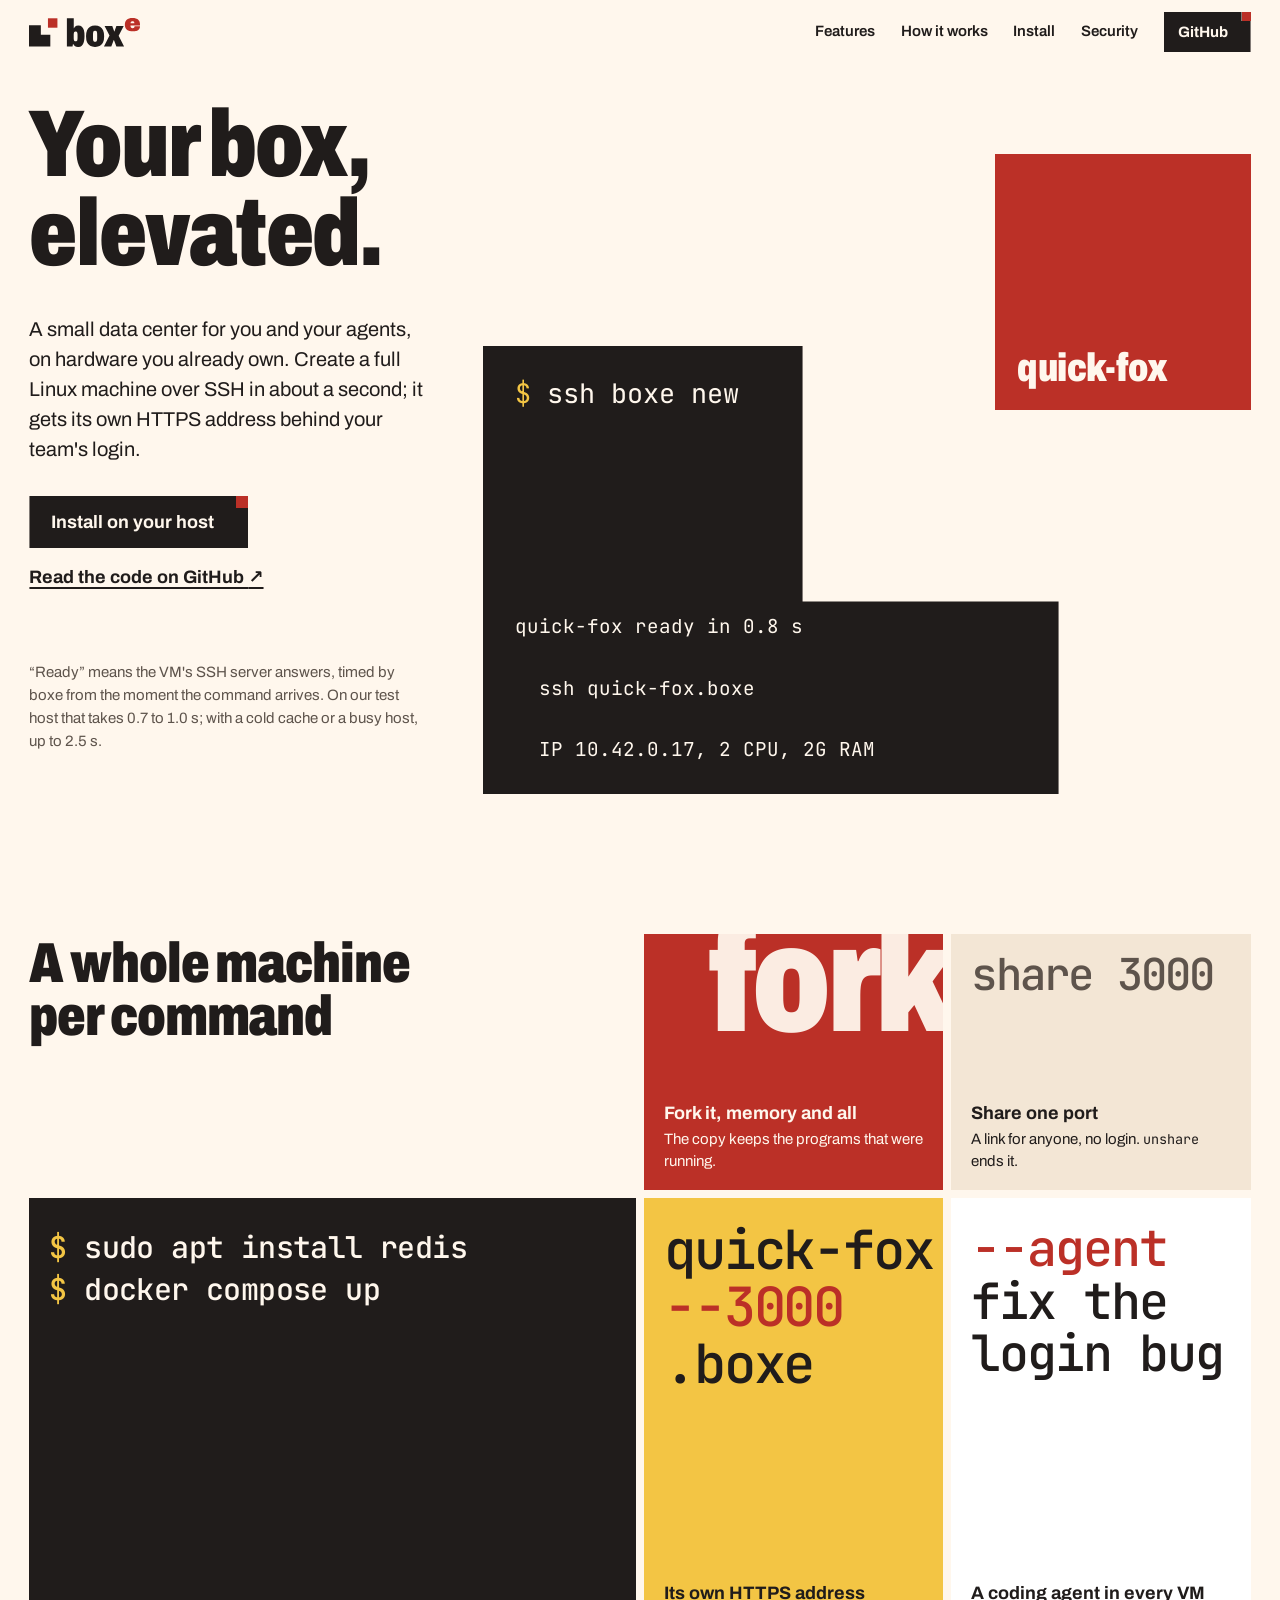
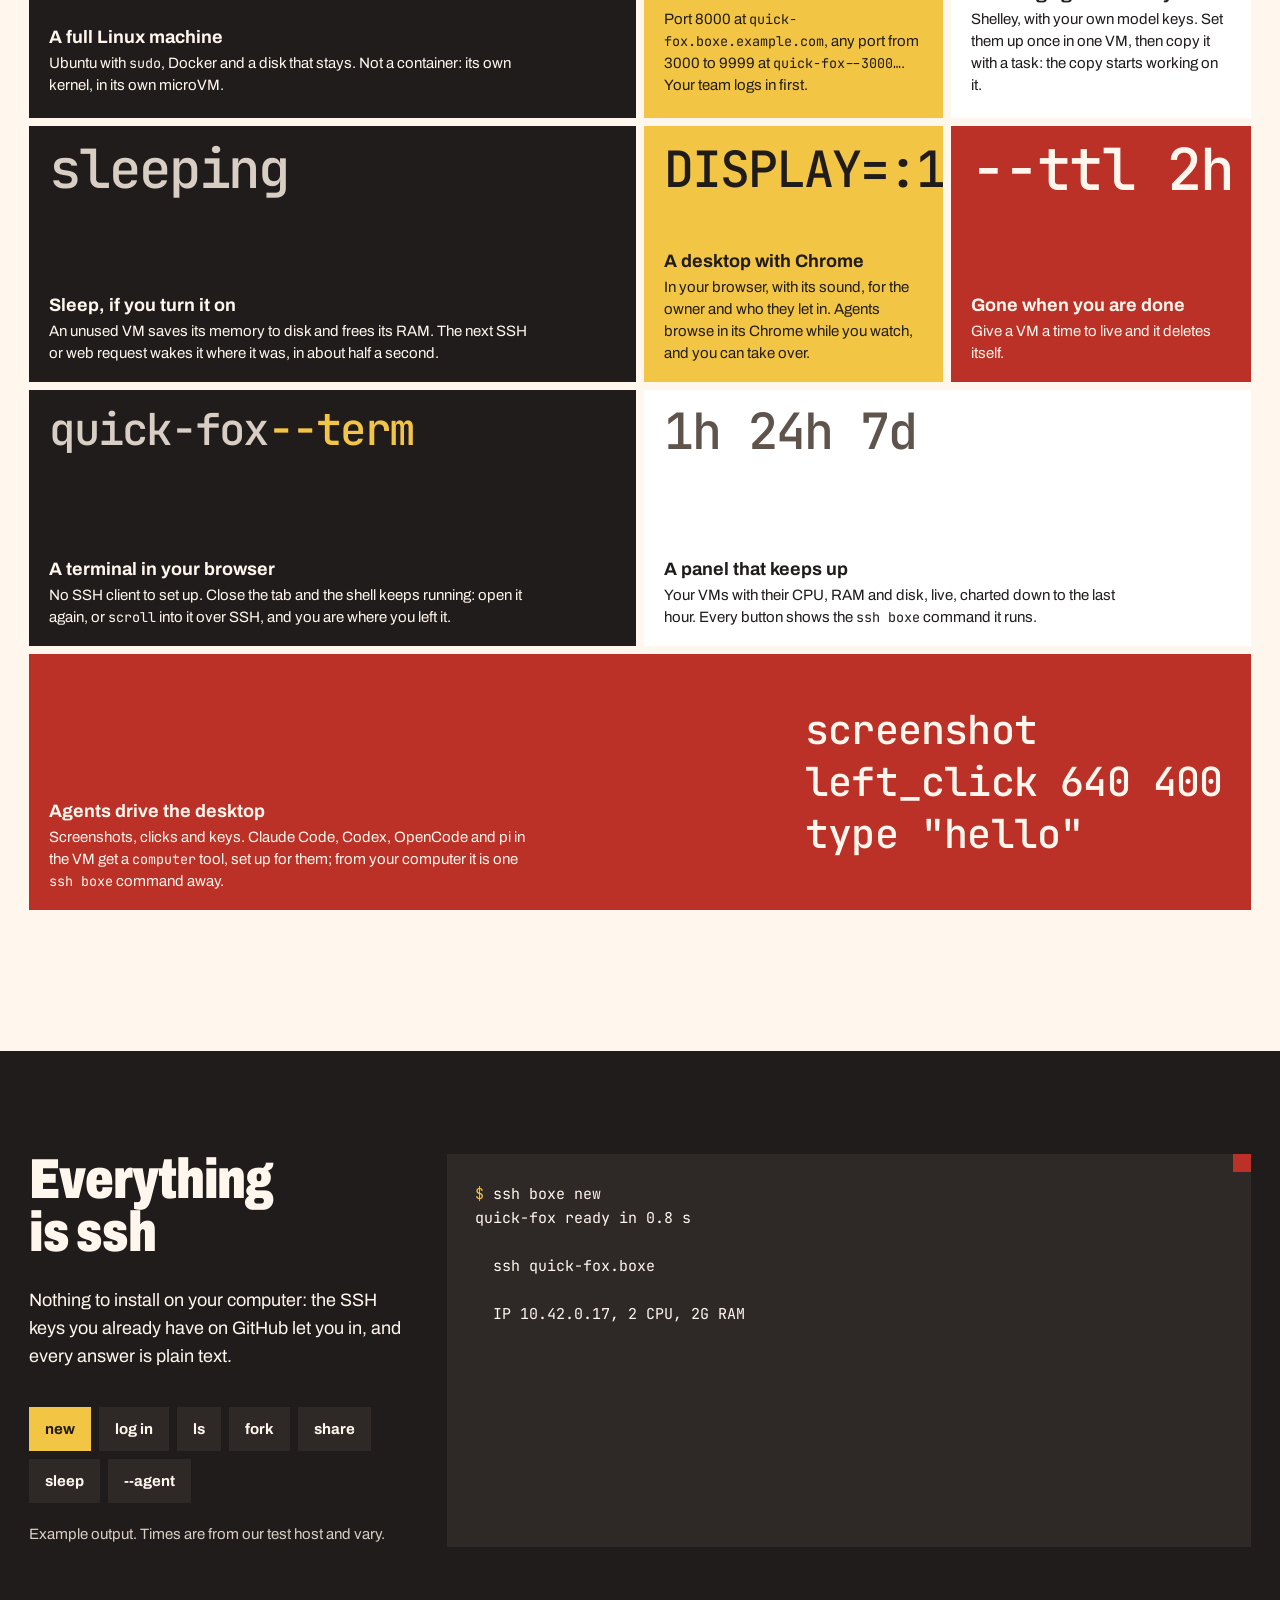
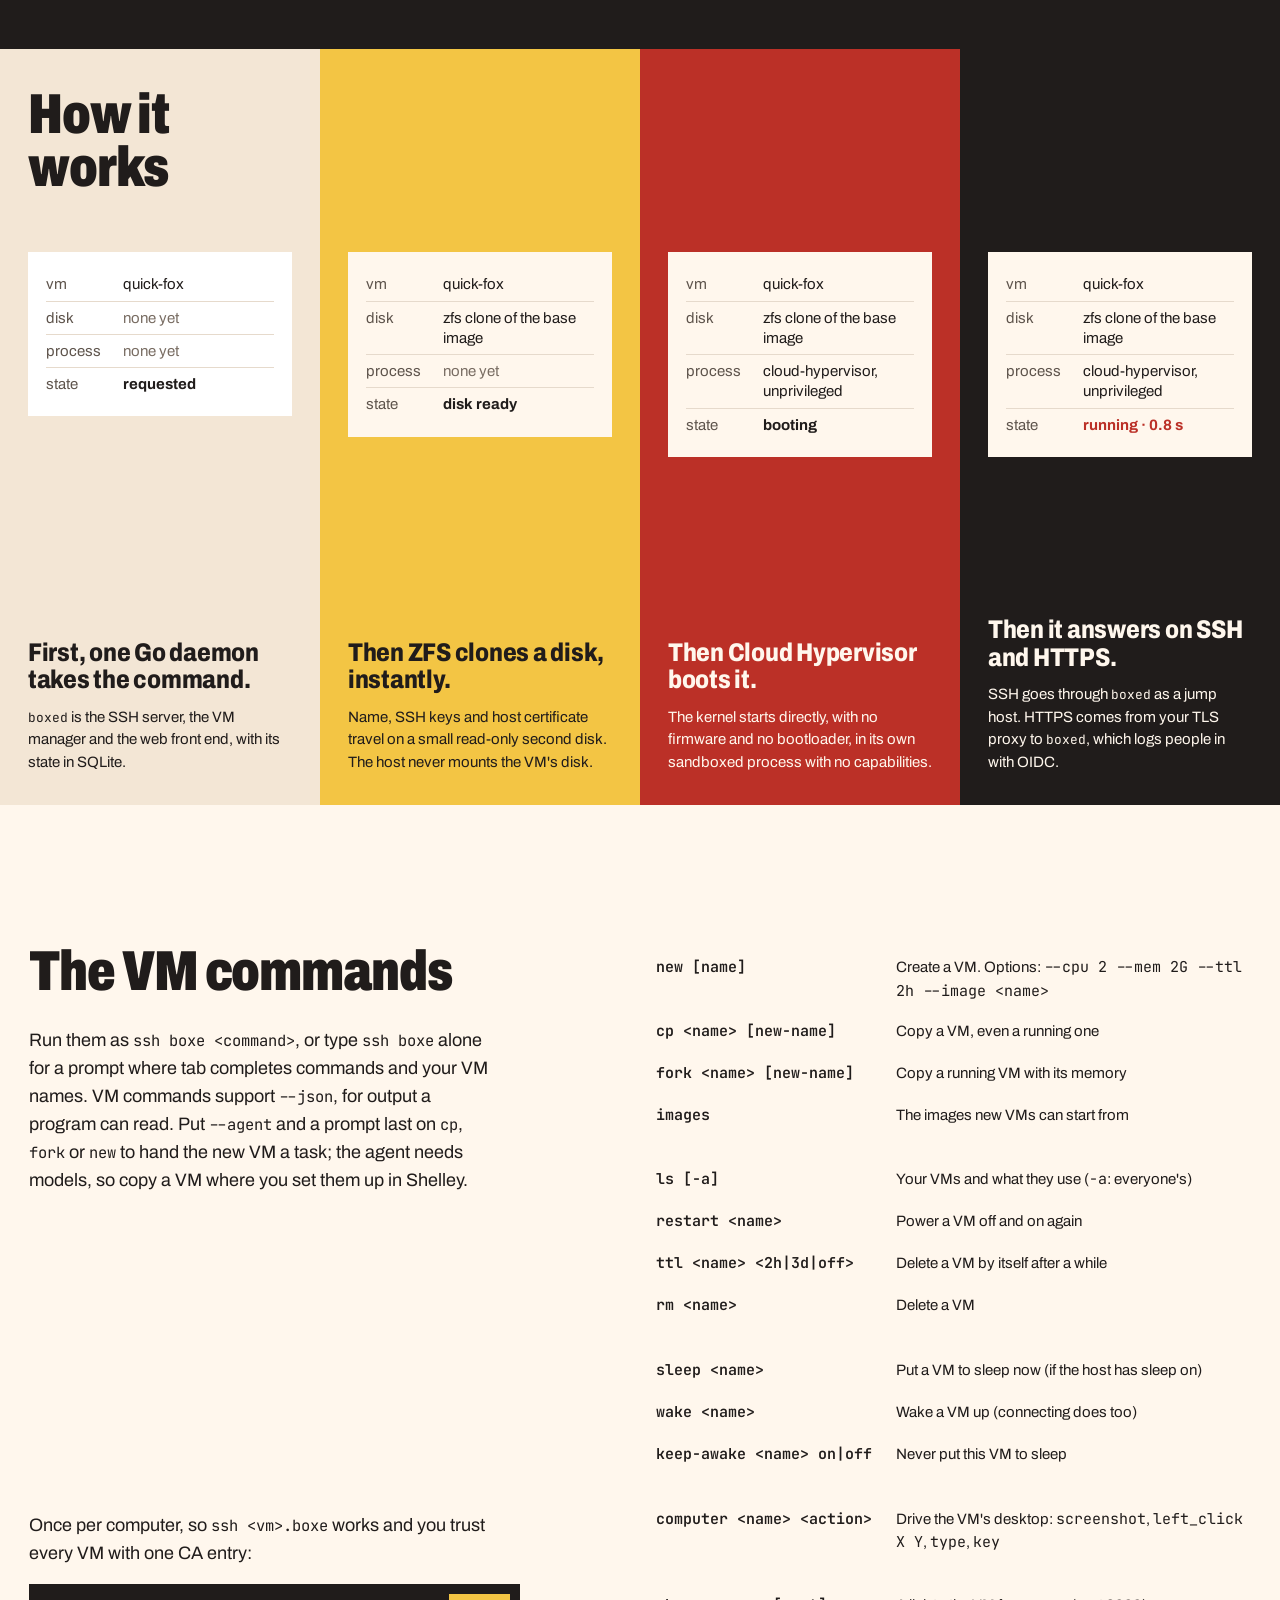
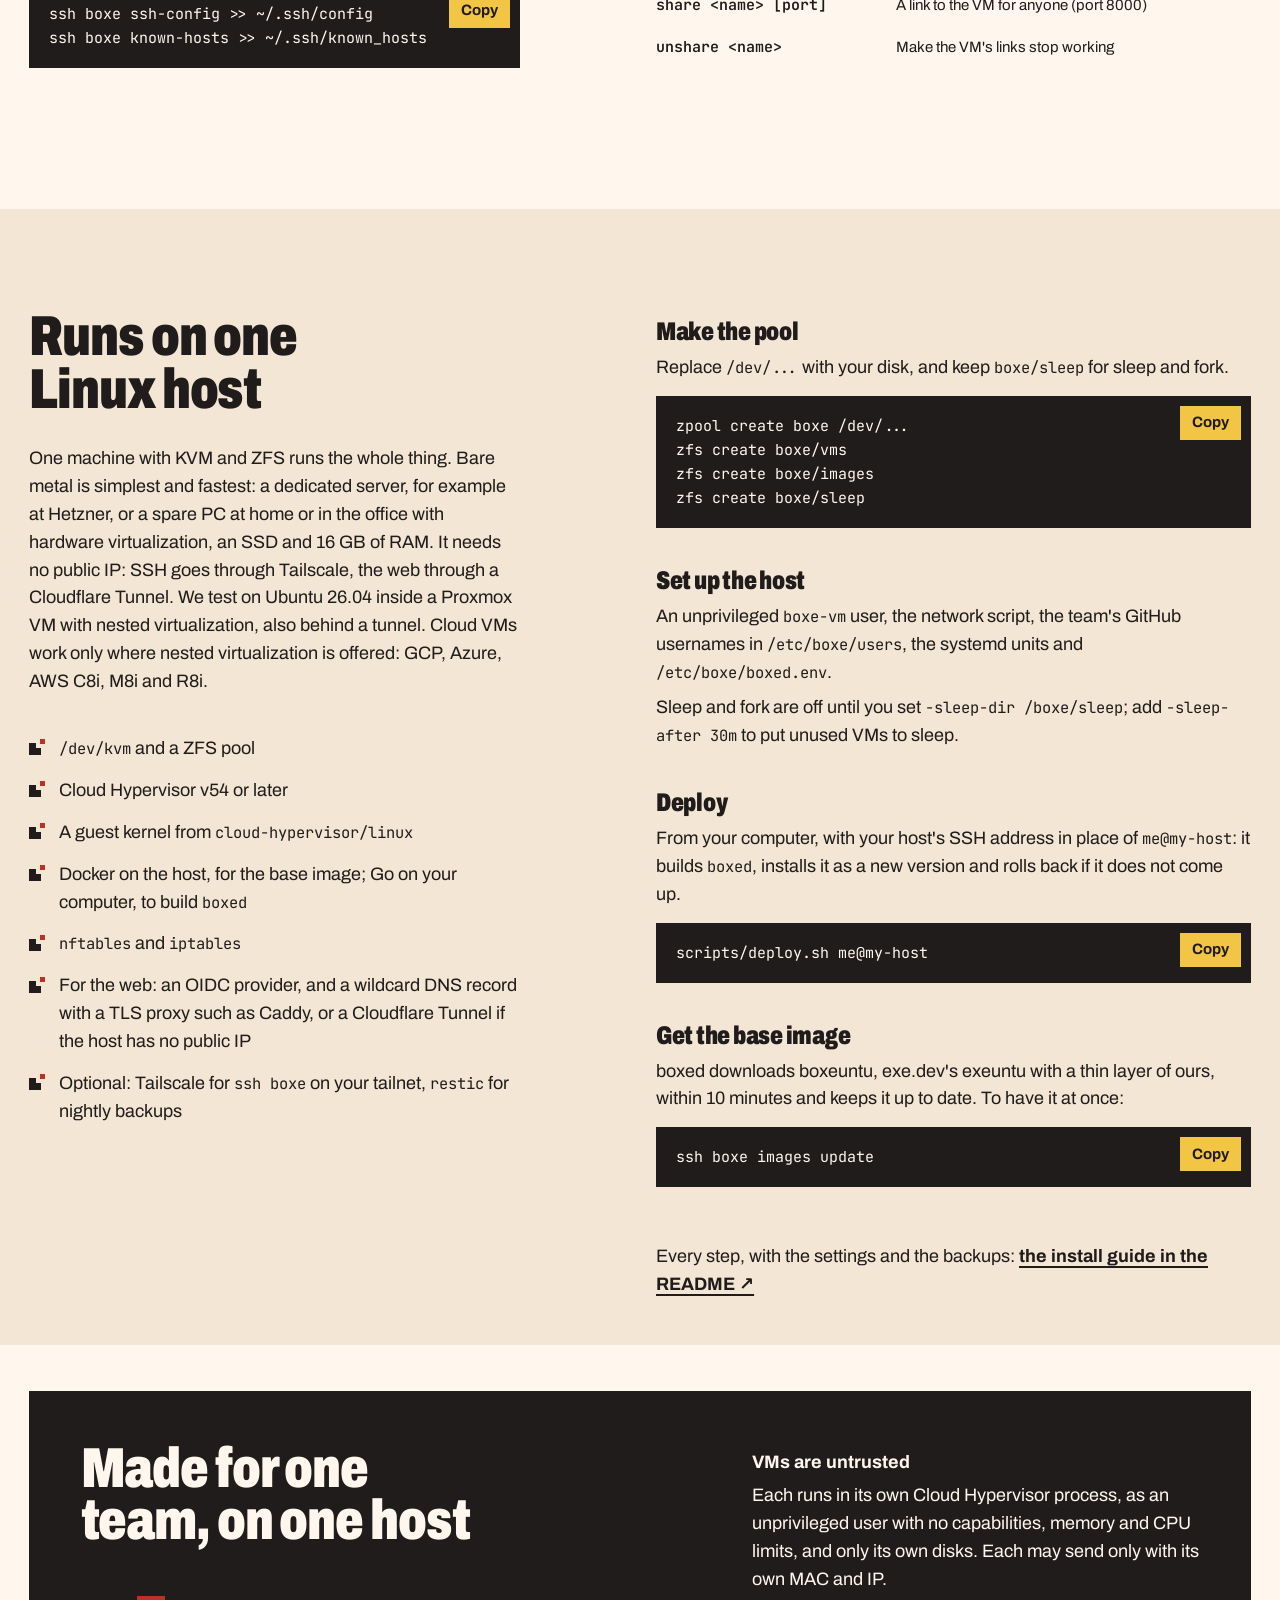
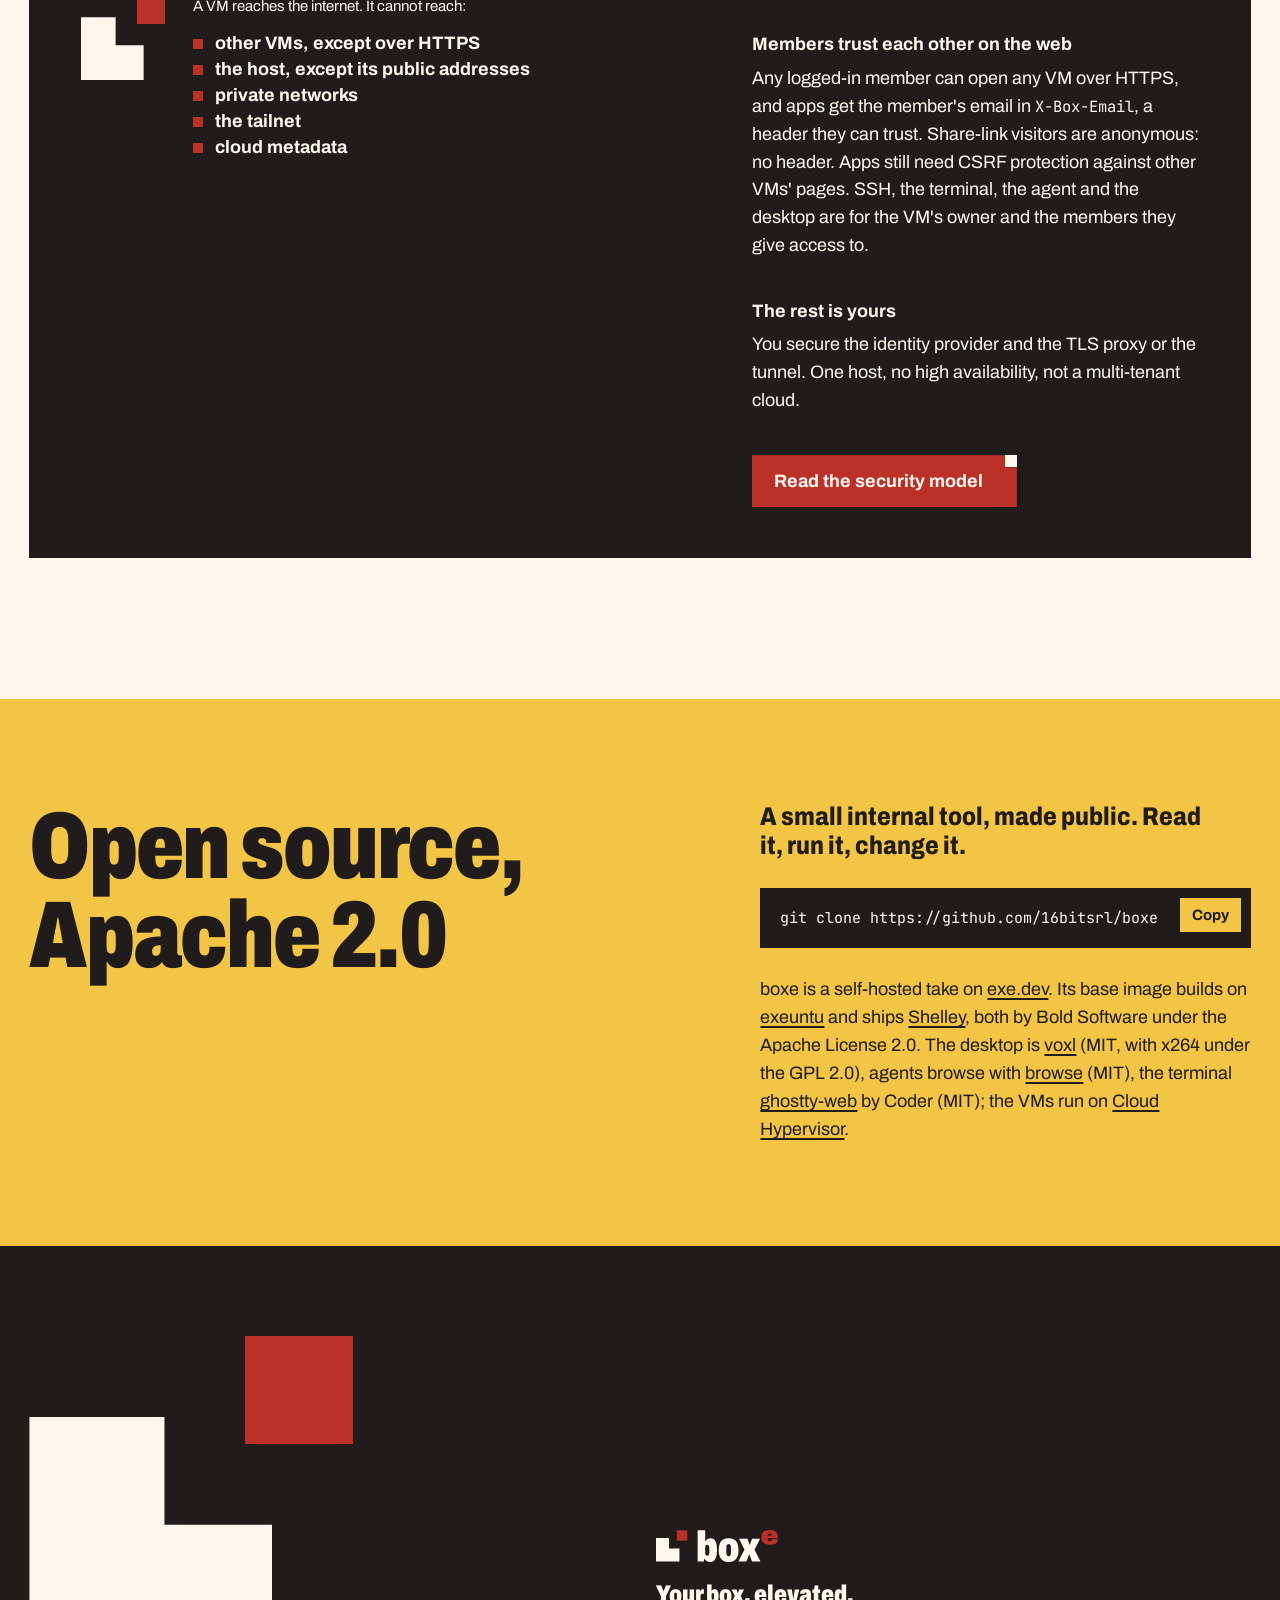
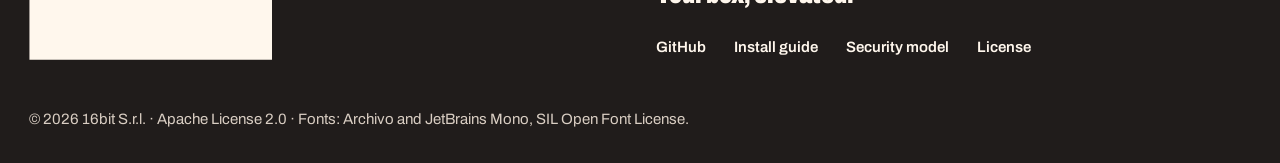
<file: site/index.html>
<!doctype html>
<html lang="en">
<head>
<meta charset="utf-8">
<meta name="viewport" content="width=device-width, initial-scale=1">
<title>boxe · Linux microVMs in a second, on your own host</title>
<meta name="description" content="boxe is open source: tiny Linux microVMs that start in about a second on a host you own, created over SSH, each with its own HTTPS address behind your team's login.">
<meta name="theme-color" content="#FFF7ED">
<link rel="canonical" href="https://boxe.dev/">
<link rel="icon" href="assets/favicon.svg" type="image/svg+xml">
<link rel="icon" href="assets/favicon-32.png" sizes="32x32" type="image/png">
<link rel="apple-touch-icon" href="assets/apple-touch-icon.png">
<meta property="og:type" content="website">
<meta property="og:site_name" content="boxe">
<meta property="og:url" content="https://boxe.dev/">
<meta property="og:title" content="boxe · Your box, elevated.">
<meta property="og:description" content="A small data center for you and your agents, on hardware you already own. A full Linux machine in about a second, over SSH.">
<meta property="og:image" content="https://boxe.dev/assets/og.png">
<meta property="og:image:width" content="1200">
<meta property="og:image:height" content="630">
<meta property="og:image:alt" content="The boxe logo and the line: Your box, elevated.">
<meta name="twitter:card" content="summary_large_image">
<meta name="twitter:image" content="https://boxe.dev/assets/og.png">
<link rel="preload" href="fonts/archivo.woff2" as="font" type="font/woff2" crossorigin>
<link rel="stylesheet" href="style.css">
<script>document.documentElement.classList.add('js')</script>
<script defer src="https://stats.16bit.cloud/s.js" data-website-id="fd7c2f4d-8b21-426e-b644-4b60be57bcae" data-domains="boxe.dev"></script>
</head>
<body>
<a class="skip" href="#main">Skip to content</a>

<header class="bar">
  <a class="bar-logo" href="#top" aria-label="boxe, back to the top"><img src="assets/logo.svg" alt="boxe" width="110" height="29"></a>
  <nav aria-label="Main">
    <a href="#features">Features</a>
    <a href="#how">How it works</a>
    <a href="#install">Install</a>
    <a href="#security">Security</a>
    <a class="btn btn-small" href="https://github.com/16bitsrl/boxe">GitHub</a>
  </nav>
</header>

<main id="main">

<section class="hero" id="top" aria-labelledby="hero-title">
  <div class="hero-text">
    <h1 id="hero-title"><span>Your box,</span> <span>elevated.</span></h1>
    <p class="hero-lede">A small data center for you and your agents, on hardware you already own. Create a full Linux machine over SSH in about a second; it gets its own HTTPS address behind your team's login.</p>
    <div class="hero-actions">
      <a class="btn" href="#install">Install on your host</a>
      <a class="link" href="https://github.com/16bitsrl/boxe">Read the code on GitHub <span aria-hidden="true">↗</span></a>
    </div>
    <p class="hero-note">“Ready” means the VM's SSH server answers, timed by boxe from the moment the command arrives. On our test host that takes 0.7 to 1.0&nbsp;s; with a cold cache or a busy host, up to 2.5&nbsp;s.</p>
  </div>

  <figure class="motif" aria-label="A terminal: ssh boxe new answers quick-fox ready in 0.8 seconds">
    <div class="motif-host" data-ui>
<pre class="motif-term"><code><span class="t-line t1"><span class="p">$</span> ssh boxe new</span><span class="t-line t2">quick-fox ready in 0.8 s</span><span class="t-line t2">&nbsp;</span><span class="t-line t2">  ssh quick-fox.boxe</span><span class="t-line t2">&nbsp;</span><span class="t-line t2">  IP 10.42.0.17, 2 CPU, 2G RAM</span></code></pre>
    </div>
    <div class="motif-vm" aria-hidden="true"><span>quick-fox</span></div>
  </figure>
</section>

<section class="features" id="features" aria-labelledby="features-title">
  <div class="board">
    <div class="tile t-head"><h2 id="features-title">A whole machine per command</h2></div>

    <article class="tile t-fork c-red">
      <code class="frag" data-ui aria-hidden="true">fork</code>
      <div class="cap"><h3>Fork it, memory and all</h3><p>The copy keeps the programs that were running.</p></div>
    </article>

    <article class="tile t-share c-step">
      <code class="frag" data-ui aria-hidden="true">share 3000</code>
      <div class="cap"><h3>Share one port</h3><p>A link for anyone, no login. <code>unshare</code> ends it.</p></div>
    </article>

    <article class="tile t-linux c-ink">
      <code class="frag frag-lines" data-ui aria-hidden="true"><span><b>$</b> sudo apt install redis</span><span><b>$</b> docker compose up</span></code>
      <div class="cap"><h3>A full Linux machine</h3><p>Ubuntu with <code>sudo</code>, Docker and a disk that stays. Not a container: its own kernel, in its own microVM.</p></div>
    </article>

    <article class="tile t-https c-yellow">
      <code class="frag frag-url" data-ui aria-hidden="true"><span>quick-fox</span><span>--3000</span><span>.boxe</span></code>
      <div class="cap"><h3>Its own HTTPS address</h3><p>Port 8000 at <code>quick-fox.boxe.example.com</code>, any port from 3000 to 9999 at <code>quick-fox--3000…</code>. Your team logs in first.</p></div>
    </article>

    <article class="tile t-agent c-white">
      <code class="frag frag-agent" data-ui aria-hidden="true"><span>--agent</span><span>fix the</span><span>login bug</span></code>
      <div class="cap"><h3>A coding agent in every VM</h3><p>Shelley, with your own model keys. Set them up once in one VM, then copy it with a task: the copy starts working on it.</p></div>
    </article>

    <article class="tile t-sleep c-ink">
      <code class="frag" data-ui aria-hidden="true">sleeping</code>
      <div class="cap"><h3>Sleep, if you turn it on</h3><p>An unused VM saves its memory to disk and frees its RAM. The next SSH or web request wakes it where it was, in about half a second.</p></div>
    </article>

    <article class="tile t-desktop c-yellow">
      <code class="frag" data-ui aria-hidden="true">DISPLAY=:1</code>
      <div class="cap"><h3>A desktop with Chrome</h3><p>In your browser, with its sound, for the owner and who they let in. Agents browse in its Chrome while you watch, and you can take over.</p></div>
    </article>

    <article class="tile t-ttl c-red">
      <code class="frag" data-ui aria-hidden="true">--ttl 2h</code>
      <div class="cap"><h3>Gone when you are done</h3><p>Give a VM a time to live and it deletes itself.</p></div>
    </article>

    <article class="tile t-term c-ink">
      <code class="frag frag-url" data-ui aria-hidden="true"><span>quick-fox</span><span>--term</span></code>
      <div class="cap"><h3>A terminal in your browser</h3><p>No SSH client to set up. Close the tab and the shell keeps running: open it again, or <code>scroll</code> into it over SSH, and you are where you left it.</p></div>
    </article>

    <article class="tile t-panel c-white">
      <code class="frag" data-ui aria-hidden="true">1h 24h 7d</code>
      <div class="cap"><h3>A panel that keeps up</h3><p>Your VMs with their CPU, RAM and disk, live, charted down to the last hour. Every button shows the <code>ssh boxe</code> command it runs.</p></div>
    </article>

    <article class="tile t-computer c-red">
      <code class="frag frag-lines" data-ui aria-hidden="true"><span>screenshot</span><span>left_click 640 400</span><span>type "hello"</span></code>
      <div class="cap"><h3>Agents drive the desktop</h3><p>Screenshots, clicks and keys. Claude Code, Codex, OpenCode and pi in the VM get a <code>computer</code> tool, set up for them; from your computer it is one <code>ssh boxe</code> command away.</p></div>
    </article>
  </div>
</section>

<section class="demo" id="demo" aria-labelledby="demo-title">
  <div class="demo-text">
    <h2 id="demo-title">Everything is ssh</h2>
    <p>Nothing to install on your computer: the SSH keys you already have on GitHub let you in, and every answer is plain text.</p>
    <div class="demo-tabs" role="tablist" aria-label="Commands">
      <button type="button" role="tab" id="tab-new" aria-controls="out-new" aria-selected="true">new</button>
      <button type="button" role="tab" id="tab-in" aria-controls="out-in" aria-selected="false" tabindex="-1">log in</button>
      <button type="button" role="tab" id="tab-ls" aria-controls="out-ls" aria-selected="false" tabindex="-1">ls</button>
      <button type="button" role="tab" id="tab-fork" aria-controls="out-fork" aria-selected="false" tabindex="-1">fork</button>
      <button type="button" role="tab" id="tab-share" aria-controls="out-share" aria-selected="false" tabindex="-1">share</button>
      <button type="button" role="tab" id="tab-sleep" aria-controls="out-sleep" aria-selected="false" tabindex="-1">sleep</button>
      <button type="button" role="tab" id="tab-agent" aria-controls="out-agent" aria-selected="false" tabindex="-1">--agent</button>
    </div>
    <p class="demo-note">Example output. Times are from our test host and vary.</p>
  </div>

  <div class="term" data-ui>
    <div class="term-outs">
<pre class="out on" id="out-new" role="tabpanel" aria-labelledby="tab-new" tabindex="0"><code><span class="p">$</span> ssh boxe new
quick-fox ready in 0.8 s

  ssh quick-fox.boxe

  IP 10.42.0.17, 2 CPU, 2G RAM</code></pre>
<pre class="out" id="out-in" role="tabpanel" aria-labelledby="tab-in" tabindex="0"><code><span class="p">$</span> ssh quick-fox.boxe

You are on quick-fox. The disk is persistent. You have 'sudo'.

Port 8000 is at https://quick-fox.boxe.example.com (team login),
ports 3000-9999 at https://quick-fox--&lt;port&gt;.boxe.example.com.
Shelley, the agent, is at https://quick-fox--agent.boxe.example.com (yours only),
a desktop with a browser at https://quick-fox--desktop.boxe.example.com (DISPLAY=:1).
Docker works: docker run --rm alpine echo hello
Manage your VMs from your computer: ssh boxe help

<span class="p">boxedev@quick-fox:~$</span></code></pre>
<pre class="out" id="out-ls" role="tabpanel" aria-labelledby="tab-ls" tabindex="0"><code><span class="p">$</span> ssh boxe ls
NAME        IP          CPU  RAM  STATE     CPU%  RAM USED  DISK USED  OWNER  CREATED           EXPIRES   IMAGE
quick-fox   10.42.0.17  2    2G   running   4%    618M      1.4G       ada    2026-10-30 09:12  -         boxeuntu-20261029
calm-otter  10.42.0.9   2    4G   sleeping  -     -         3.2G       ada    2026-10-29 17:40  in 5h12m  laravel-20261029</code></pre>
<pre class="out" id="out-fork" role="tabpanel" aria-labelledby="tab-fork" tabindex="0"><code><span class="p">$</span> ssh boxe fork quick-fox quick-fox-2
quick-fox-2 ready in 1.1 s

  ssh quick-fox-2.boxe

  IP 10.42.0.18, 2 CPU, 2G RAM

<span class="c"># Same memory, same running programs. New name, keys, MAC and IP.</span></code></pre>
<pre class="out" id="out-share" role="tabpanel" aria-labelledby="tab-share" tabindex="0"><code><span class="p">$</span> ssh boxe share quick-fox 3000
Anyone with this link sees port 3000 of quick-fox, without logging in (ssh boxe unshare quick-fox to stop it):

  https://quick-fox--3000.boxe.example.com/__boxe/share/kZ3vQ8rT1mXwP0aLcY7nBg</code></pre>
<pre class="out" id="out-sleep" role="tabpanel" aria-labelledby="tab-sleep" tabindex="0"><code><span class="p">$</span> ssh boxe sleep quick-fox
quick-fox is asleep: it wakes up when you connect to it

<span class="p">$</span> ssh quick-fox.boxe
<span class="c"># About half a second later you are back where you left it.</span></code></pre>
<pre class="out" id="out-agent" role="tabpanel" aria-labelledby="tab-agent" tabindex="0"><code><span class="c"># base: a VM where you set up Shelley's models once</span>
<span class="p">$</span> ssh boxe "cp base task1 --agent fix the login bug, don't touch the API"
task1 ready in 0.9 s

  ssh task1.boxe

  IP 10.42.0.21, 2 CPU, 2G RAM

  Agent at work: https://task1--agent.boxe.example.com/c/fix-the-login-bug</code></pre>
    </div>
  </div>
</section>

<section class="how" id="how" aria-labelledby="how-title">
  <div class="field f1">
    <h2 id="how-title">How it works</h2>
    <dl class="vm-card" data-ui>
      <div><dt>vm</dt><dd>quick-fox</dd></div>
      <div><dt>disk</dt><dd class="off">none yet</dd></div>
      <div><dt>process</dt><dd class="off">none yet</dd></div>
      <div><dt>state</dt><dd>requested</dd></div>
    </dl>
    <p class="clause">First, one Go daemon takes the command.</p>
    <p class="detail"><code>boxed</code> is the SSH server, the VM manager and the web front end, with its state in SQLite.</p>
  </div>
  <div class="field f2">
    <dl class="vm-card" data-ui>
      <div><dt>vm</dt><dd>quick-fox</dd></div>
      <div><dt>disk</dt><dd>zfs clone of the base image</dd></div>
      <div><dt>process</dt><dd class="off">none yet</dd></div>
      <div><dt>state</dt><dd>disk ready</dd></div>
    </dl>
    <p class="clause">Then ZFS clones a disk, instantly.</p>
    <p class="detail">Name, SSH keys and host certificate travel on a small read-only second disk. The host never mounts the VM's disk.</p>
  </div>
  <div class="field f3">
    <dl class="vm-card" data-ui>
      <div><dt>vm</dt><dd>quick-fox</dd></div>
      <div><dt>disk</dt><dd>zfs clone of the base image</dd></div>
      <div><dt>process</dt><dd>cloud-hypervisor, unprivileged</dd></div>
      <div><dt>state</dt><dd>booting</dd></div>
    </dl>
    <p class="clause">Then Cloud Hypervisor boots it.</p>
    <p class="detail">The kernel starts directly, with no firmware and no bootloader, in its own sandboxed process with no capabilities.</p>
  </div>
  <div class="field f4">
    <dl class="vm-card" data-ui>
      <div><dt>vm</dt><dd>quick-fox</dd></div>
      <div><dt>disk</dt><dd>zfs clone of the base image</dd></div>
      <div><dt>process</dt><dd>cloud-hypervisor, unprivileged</dd></div>
      <div><dt>state</dt><dd>running · 0.8 s</dd></div>
    </dl>
    <p class="clause">Then it answers on SSH and HTTPS.</p>
    <p class="detail">SSH goes through <code>boxed</code> as a jump host. HTTPS comes from your TLS proxy to <code>boxed</code>, which logs people in with OIDC.</p>
  </div>
</section>

<section class="commands" id="commands" aria-labelledby="commands-title">
  <div class="commands-body">
    <div class="commands-side">
      <h2 id="commands-title">The VM commands</h2>
      <p class="commands-lede">Run them as <code>ssh boxe &lt;command&gt;</code>, or type <code>ssh boxe</code> alone for a prompt where tab completes commands and your VM names. VM commands support <code>--json</code>, for output a program can read. Put <code>--agent</code> and a prompt last on <code>cp</code>, <code>fork</code> or <code>new</code> to hand the new VM a task; the agent needs models, so copy a VM where you set them up in Shelley.</p>
      <p class="commands-once">Once per computer, so <code>ssh &lt;vm&gt;.boxe</code> works and you trust every VM with one CA entry:</p>
      <div class="code" data-ui>
<pre><code>ssh boxe ssh-config &gt;&gt; ~/.ssh/config
ssh boxe known-hosts &gt;&gt; ~/.ssh/known_hosts</code></pre>
        <button class="copy" type="button" data-copy="ssh boxe ssh-config >> ~/.ssh/config&#10;ssh boxe known-hosts >> ~/.ssh/known_hosts">Copy</button>
      </div>
    </div>
    <table class="cmd-table">
      <caption class="sr">Commands of ssh boxe</caption>
      <tbody>
        <tr><th scope="row"><code>new [name]</code></th><td>Create a VM. Options: <code>--cpu 2 --mem 2G --ttl 2h --image &lt;name&gt;</code></td></tr>
        <tr><th scope="row"><code>cp &lt;name&gt; [new-name]</code></th><td>Copy a VM, even a running one</td></tr>
        <tr><th scope="row"><code>fork &lt;name&gt; [new-name]</code></th><td>Copy a running VM with its memory</td></tr>
        <tr><th scope="row"><code>images</code></th><td>The images new VMs can start from</td></tr>
        <tr class="gap"><th scope="row"><code>ls [-a]</code></th><td>Your VMs and what they use (<code>-a</code>: everyone's)</td></tr>
        <tr><th scope="row"><code>restart &lt;name&gt;</code></th><td>Power a VM off and on again</td></tr>
        <tr><th scope="row"><code>ttl &lt;name&gt; &lt;2h|3d|off&gt;</code></th><td>Delete a VM by itself after a while</td></tr>
        <tr><th scope="row"><code>rm &lt;name&gt;</code></th><td>Delete a VM</td></tr>
        <tr class="gap"><th scope="row"><code>sleep &lt;name&gt;</code></th><td>Put a VM to sleep now (if the host has sleep on)</td></tr>
        <tr><th scope="row"><code>wake &lt;name&gt;</code></th><td>Wake a VM up (connecting does too)</td></tr>
        <tr><th scope="row"><code>keep-awake &lt;name&gt; on|off</code></th><td>Never put this VM to sleep</td></tr>
        <tr class="gap"><th scope="row"><code>computer &lt;name&gt; &lt;action&gt;</code></th><td>Drive the VM's desktop: <code>screenshot</code>, <code>left_click X Y</code>, <code>type</code>, <code>key</code></td></tr>
        <tr class="gap"><th scope="row"><code>share &lt;name&gt; [port]</code></th><td>A link to the VM for anyone (port 8000)</td></tr>
        <tr><th scope="row"><code>unshare &lt;name&gt;</code></th><td>Make the VM's links stop working</td></tr>
      </tbody>
    </table>
  </div>
</section>

<section class="install" id="install" aria-labelledby="install-title">
  <div class="install-head">
    <h2 id="install-title">Runs on one Linux host</h2>
    <p>One machine with KVM and ZFS runs the whole thing. Bare metal is simplest and fastest: a dedicated server, for example at Hetzner, or a spare PC at home or in the office with hardware virtualization, an SSD and 16 GB of RAM. It needs no public IP: SSH goes through Tailscale, the web through a Cloudflare Tunnel. We test on Ubuntu 26.04 inside a Proxmox VM with nested virtualization, also behind a tunnel. Cloud VMs work only where nested virtualization is offered: GCP, Azure, AWS C8i, M8i and R8i.</p>
    <ul class="needs">
      <li><code>/dev/kvm</code> and a ZFS pool</li>
      <li>Cloud Hypervisor v54 or later</li>
      <li>A guest kernel from <code>cloud-hypervisor/linux</code></li>
      <li>Docker on the host, for the base image; Go on your computer, to build <code>boxed</code></li>
      <li><code>nftables</code> and <code>iptables</code></li>
      <li>For the web: an OIDC provider, and a wildcard DNS record with a TLS proxy such as Caddy, or a Cloudflare Tunnel if the host has no public IP</li>
      <li>Optional: Tailscale for <code>ssh boxe</code> on your tailnet, <code>restic</code> for nightly backups</li>
    </ul>
  </div>
  <ol class="steps">
    <li>
      <h3>Make the pool</h3>
      <p>Replace <code>/dev/...</code> with your disk, and keep <code>boxe/sleep</code> for sleep and fork.</p>
      <div class="code" data-ui>
<pre><code>zpool create boxe /dev/...
zfs create boxe/vms
zfs create boxe/images
zfs create boxe/sleep</code></pre>
        <button class="copy" type="button" data-copy="zpool create boxe /dev/...&#10;zfs create boxe/vms&#10;zfs create boxe/images&#10;zfs create boxe/sleep">Copy</button>
      </div>
    </li>
    <li>
      <h3>Set up the host</h3>
      <p>An unprivileged <code>boxe-vm</code> user, the network script, the team's GitHub usernames in <code>/etc/boxe/users</code>, the systemd units and <code>/etc/boxe/boxed.env</code>.</p>
      <p>Sleep and fork are off until you set <code>-sleep-dir /boxe/sleep</code>; add <code>-sleep-after 30m</code> to put unused VMs to sleep.</p>
    </li>
    <li>
      <h3>Deploy</h3>
      <p>From your computer, with your host's SSH address in place of <code>me@my-host</code>: it builds <code>boxed</code>, installs it as a new version and rolls back if it does not come up.</p>
      <div class="code" data-ui>
<pre><code>scripts/deploy.sh me@my-host</code></pre>
        <button class="copy" type="button" data-copy="scripts/deploy.sh me@my-host">Copy</button>
      </div>
    </li>
    <li>
      <h3>Get the base image</h3>
      <p>boxed downloads boxeuntu, exe.dev's exeuntu with a thin layer of ours, within 10 minutes and keeps it up to date. To have it at once:</p>
      <div class="code" data-ui>
<pre><code>ssh boxe images update</code></pre>
        <button class="copy" type="button" data-copy="ssh boxe images update">Copy</button>
      </div>
    </li>
  </ol>
  <p class="install-more">Every step, with the settings and the backups: <a class="link" href="https://github.com/16bitsrl/boxe#install">the install guide in the README <span aria-hidden="true">↗</span></a></p>
</section>

<section class="security" id="security" aria-labelledby="security-title">
  <div class="panel">
    <div class="panel-lead">
      <h2 id="security-title">Made for one team, on one host</h2>
      <figure class="cage" aria-label="What a VM cannot reach">
        <div class="cage-mark" aria-hidden="true"><div class="cage-host"></div><div class="cage-vm"></div></div>
        <div class="cage-text">
          <p>A VM reaches the internet. It cannot reach:</p>
          <ul>
            <li>other VMs, except over HTTPS</li>
            <li>the host, except its public addresses</li>
            <li>private networks</li>
            <li>the tailnet</li>
            <li>cloud metadata</li>
          </ul>
        </div>
      </figure>
    </div>
    <div class="panel-blocks">
      <div>
        <h3>VMs are untrusted</h3>
        <p>Each runs in its own Cloud Hypervisor process, as an unprivileged user with no capabilities, memory and CPU limits, and only its own disks. Each may send only with its own MAC and IP.</p>
      </div>
      <div>
        <h3>Members trust each other on the web</h3>
        <p>Any logged-in member can open any VM over HTTPS, and apps get the member's email in <code>X-Box-Email</code>, a header they can trust. Share-link visitors are anonymous: no header. Apps still need CSRF protection against other VMs' pages. SSH, the terminal, the agent and the desktop are for the VM's owner and the members they give access to.</p>
      </div>
      <div>
        <h3>The rest is yours</h3>
        <p>You secure the identity provider and the TLS proxy or the tunnel. One host, no high availability, not a multi-tenant cloud.</p>
      </div>
      <a class="btn btn-red" href="https://github.com/16bitsrl/boxe#security-model">Read the security model</a>
    </div>
  </div>
</section>

<section class="open" id="open-source" aria-labelledby="open-title">
  <h2 id="open-title"><span>Open source,</span> <span>Apache 2.0</span></h2>
  <div class="open-body">
    <p class="open-statement">A small internal tool, made public. Read it, run it, change it.</p>
    <div class="code code-clone" data-ui>
<pre><code>git clone https://github.com/16bitsrl/boxe</code></pre>
      <button class="copy" type="button" data-copy="git clone https://github.com/16bitsrl/boxe">Copy</button>
    </div>
    <p class="credits">boxe is a self-hosted take on <a href="https://exe.dev">exe.dev</a>. Its base image builds on <a href="https://github.com/boldsoftware/exeuntu">exeuntu</a> and ships <a href="https://github.com/boldsoftware/shelley">Shelley</a>, both by Bold Software under the Apache License&nbsp;2.0. The desktop is <a href="https://github.com/tembo/voxl">voxl</a> (MIT, with x264 under the GPL&nbsp;2.0), agents browse with <a href="https://github.com/anomalyco/browse">browse</a> (MIT), the terminal <a href="https://github.com/coder/ghostty-web">ghostty-web</a> by Coder (MIT); the VMs run on <a href="https://www.cloudhypervisor.org">Cloud Hypervisor</a>.</p>
  </div>
</section>

</main>

<footer class="foot">
  <div class="foot-mark" aria-hidden="true">
    <div class="fm-host"></div>
    <div class="fm-vm"></div>
  </div>
  <div class="foot-cols">
    <img src="assets/logo-reverse.svg" alt="boxe" width="122" height="32" class="foot-logo">
    <p class="foot-tag">Your box, elevated.</p>
    <nav aria-label="Footer">
      <a href="https://github.com/16bitsrl/boxe">GitHub</a>
      <a href="https://github.com/16bitsrl/boxe#install">Install guide</a>
      <a href="https://github.com/16bitsrl/boxe#security-model">Security model</a>
      <a href="https://github.com/16bitsrl/boxe/blob/main/LICENSE">License</a>
    </nav>
  </div>
  <p class="foot-legal">© 2026 16bit S.r.l. · Apache License 2.0 · Fonts: Archivo and JetBrains Mono, SIL Open Font License.</p>
</footer>

<script src="main.js" defer></script>
</body>
</html>
</file>
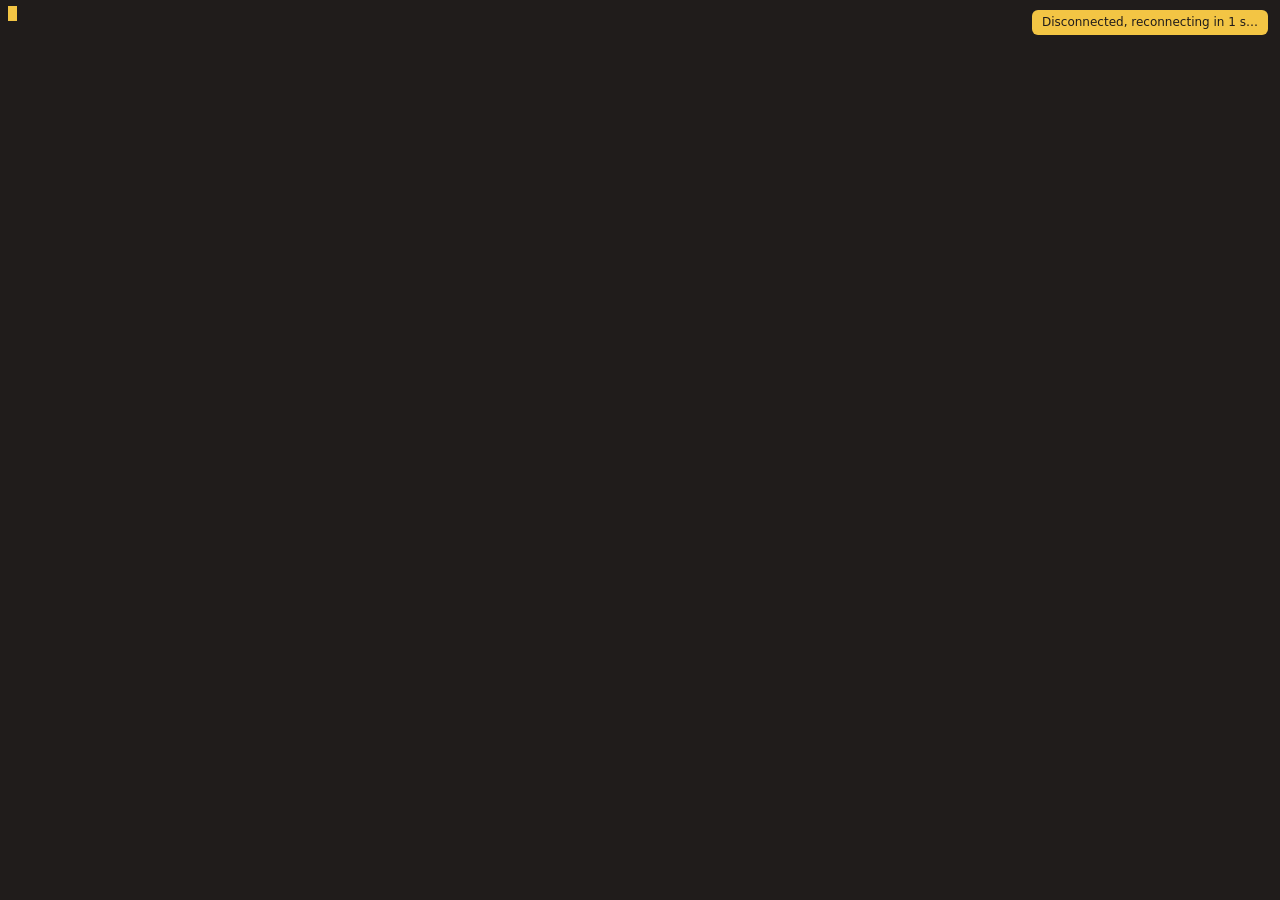
<file: cmd/boxed/term/index.html>
<!doctype html>
<html lang="en">
<head>
<meta charset="utf-8">
<meta name="viewport" content="width=device-width, initial-scale=1, interactive-widget=resizes-content">
<title>Terminal</title>
<link rel="stylesheet" href="term.css">
<script type="module" src="term.js"></script>
</head>
<body>
<div id="term"></div>
<div id="status" hidden></div>
</body>
</html>
</file>
<file: site/style.css>
/* boxe landing page. Plain CSS, no build step. */

@font-face {
  font-family: "Archivo";
  src: url("fonts/archivo.woff2") format("woff2");
  font-weight: 100 900;
  font-stretch: 62% 125%;
  font-display: swap;
}
@font-face {
  font-family: "JetBrains Mono";
  src: url("fonts/jetbrains-mono.woff2") format("woff2");
  font-weight: 100 800;
  font-display: swap;
}

:root {
  --ink: #201C1B;
  --ink-2: #2E2826;
  --paper: #FFF7ED;
  --step: #F3E6D5;
  --white: #FFFFFF;
  --red: #BB3027;
  --red-press: #9E271F;
  --yellow: #F3C544;
  --soft: #5E544C;
  --paper-soft: #D9CEC3;

  --display: "Archivo", "Arial Narrow", system-ui, sans-serif;
  --text: "Archivo", system-ui, -apple-system, "Segoe UI", sans-serif;
  --mono: "JetBrains Mono", ui-monospace, SFMono-Regular, Menlo, monospace;

  /* five type steps */
  --s-xl: clamp(44px, 7.4vw, 128px);
  --s-l: clamp(34px, 4.4vw, 68px);
  --s-m: clamp(22px, 2vw, 32px);
  --s-body: 18px;
  --s-small: 15px;
  --s-lead: 20px;

  --margin: clamp(16px, 2.3vw, 40px);
  --gap-section: clamp(96px, 11vw, 176px);
  --gap-join: clamp(28px, 3.6vw, 52px);
  --notch: .5em;
  --ease: cubic-bezier(.2, .7, .2, 1);
}

*, *::before, *::after { box-sizing: border-box; }
html { -webkit-text-size-adjust: 100%; scroll-padding-top: 72px; }
@media (prefers-reduced-motion: no-preference) { html { scroll-behavior: smooth; } }
body {
  margin: 0;
  background: var(--paper);
  color: var(--ink);
  font: 400 var(--s-body)/1.55 var(--text);
  -webkit-font-smoothing: antialiased;
  text-rendering: optimizeLegibility;
  overflow-x: hidden;
}
img, svg { display: block; max-width: 100%; }
h1, h2, h3, p, ul, ol, dl, dd, figure, pre { margin: 0; }
ul, ol { padding: 0; list-style: none; }
a { color: inherit; }
code { font-family: var(--mono); font-size: .86em; }
::selection { background: var(--yellow); color: var(--ink); }
:focus-visible { outline: 3px solid var(--ink); outline-offset: 3px; }
.demo :focus-visible, .panel :focus-visible, .code :focus-visible, .foot :focus-visible { outline-color: var(--yellow); }
.code pre:focus-visible { outline-offset: -3px; }
.sr { position: absolute; width: 1px; height: 1px; overflow: hidden; clip: rect(0 0 0 0); white-space: nowrap; }
.skip { position: absolute; left: var(--margin); top: -80px; z-index: 10; background: var(--ink); color: var(--paper); padding: 10px 14px; }
.skip:focus { top: 10px; }

h1, h2 {
  font-family: var(--display);
  font-weight: 900;
  font-stretch: 75%;
  letter-spacing: -.02em;
  line-height: .94;
  text-wrap: balance;
}
h2 { font-size: var(--s-l); }
h3 { font-size: var(--s-body); font-weight: 700; line-height: 1.3; }

/* ---------- buttons: the notch is the brand's own corner ---------- */
.btn {
  --n: 12px;
  position: relative;
  display: inline-flex;
  align-items: center;
  min-height: 52px;
  padding: 0 calc(22px + var(--n)) 0 22px;
  color: var(--paper);
  font: 700 var(--s-body)/1 var(--text);
  text-decoration: none;
  isolation: isolate;
  transition: transform .2s var(--ease);
}
.btn::before {
  content: "";
  position: absolute;
  inset: 0;
  z-index: -1;
  background: var(--ink);
  clip-path: polygon(0 0, calc(100% - var(--n)) 0, calc(100% - var(--n)) var(--n), 100% var(--n), 100% 100%, 0 100%);
  transition: background-color .2s var(--ease);
}
.btn::after {
  content: "";
  position: absolute;
  right: 0;
  top: 0;
  width: var(--n);
  height: var(--n);
  background: var(--red);
  transition: transform .3s cubic-bezier(.3, 1.6, .5, 1);
}
/* On hover the square leaves its notch, like the one in the logo. */
.btn:hover::after, .btn:focus-visible::after { transform: translate(80%, -80%); }
@media (prefers-reduced-motion: reduce) { .btn::after { transition: none; } }
.btn:hover::before { background: #000; }
.btn:active { transform: translateY(1px); }
.btn-small { --n: 9px; min-height: 40px; padding: 0 calc(14px + var(--n)) 0 14px; font-size: 15px; }
.btn-red::before { background: var(--red); }
.btn-red::after { background: var(--paper); }
.btn-red:hover::before { background: var(--red-press); }

.link {
  font-weight: 700;
  text-decoration: underline;
  text-decoration-thickness: 2px;
  text-underline-offset: 4px;
  transition: text-underline-offset .2s var(--ease), color .2s;
}
.link:hover { text-underline-offset: 7px; color: var(--red); }

/* ---------- bar ---------- */
.bar {
  position: sticky;
  top: 0;
  z-index: 5;
  display: flex;
  align-items: center;
  justify-content: space-between;
  gap: 16px;
  height: 64px;
  padding: 0 var(--margin);
  background: var(--paper);
}
.bar-logo img { height: 29px; width: auto; }
.bar nav { display: flex; align-items: center; gap: clamp(14px, 2vw, 32px); font-size: var(--s-small); font-weight: 600; }
.bar nav a:not(.btn) { position: relative; text-decoration: none; padding: 6px 0; }
.bar nav a:not(.btn)::after { content: ""; position: absolute; left: 0; right: 0; bottom: 0; height: 2px; background: var(--red); transform: scaleX(0); transform-origin: left; transition: transform .25s var(--ease); }
.bar nav a:not(.btn):hover::after { transform: scaleX(1); }

/* ---------- hero ---------- */
.hero {
  --u: min(5vw, calc((100svh - 64px) / 12.5));
  position: relative;
  min-height: min(calc(100svh - 64px), calc(var(--u) * 11.4));
  padding: clamp(24px, 4vh, 56px) var(--margin) 40px;
  overflow: hidden;
}
.hero-text { position: relative; z-index: 2; }
.hero h1 { font-size: var(--s-xl); }
.hero h1 span { display: block; white-space: nowrap; }
.hero-lede { max-width: 30em; margin-top: 36px; font-size: var(--s-lead); line-height: 1.5; }
.hero-text > :not(h1) { max-width: min(30em, calc(100vw - var(--u) * 12 - 2 * var(--margin) - 56px)); }
.hero-actions { display: flex; flex-wrap: wrap; align-items: center; gap: 16px 28px; margin-top: 32px; }
.hero-note { max-width: 34em; margin-top: 40px; font-size: var(--s-small); color: var(--soft); }

/* the symbol at poster size: host with its notch, the red VM leaving it.
   The hero crops the bottom 2u of the host, always the same amount, so the
   transcript can end just above the crop. */
.motif {
  position: absolute;
  right: var(--margin);
  bottom: calc(var(--u) * -2);
  width: calc(var(--u) * 12);
  height: calc(var(--u) * 12);
}
.motif-host {
  position: absolute;
  left: 0;
  top: calc(var(--u) * 3);
  width: calc(var(--u) * 9);
  height: calc(var(--u) * 9);
  background: var(--ink);
  clip-path: polygon(0 0, 55.556% 0, 55.556% 44.444%, 100% 44.444%, 100% 100%, 0 100%);
}
.motif-vm {
  position: absolute;
  left: calc(var(--u) * 8);
  top: 0;
  width: calc(var(--u) * 4);
  height: calc(var(--u) * 4);
  background: var(--red);
  display: flex;
  align-items: flex-end;
  padding: calc(var(--u) * .35);
}
.motif-vm span {
  color: var(--paper);
  font: 900 calc(var(--u) * .62)/1 var(--display);
  font-stretch: 75%;
  letter-spacing: -.01em;
}
.motif-term {
  position: absolute;
  inset: calc(var(--u) * .5) calc(var(--u) * .5) calc(var(--u) * 2.45);
  color: var(--paper);
  font: 400 clamp(15px, calc(var(--u) * .3), 20px)/1.6 var(--mono);
  white-space: pre;
}
.motif-term code { display: flex; flex-direction: column; height: 100%; font-size: 1em; }
.motif-term .t-line { display: block; }
.motif-term .t1 { font-size: clamp(19px, calc(var(--u) * .42), 30px); line-height: 1.2; }
.motif-term .t1 + .t-line { margin-top: auto; }
.p { color: var(--yellow); }
.c { color: var(--paper-soft); }

@media (prefers-reduced-motion: no-preference) {
  .motif-vm { animation: leave .8s var(--ease) .35s both; }
  .motif-vm span { animation: fade .3s linear 1.05s both; }
  .t1 { animation: type .5s steps(14) .1s both; }
  .t2 { animation: fade .2s linear 1.15s both; }
}
@keyframes leave { from { transform: translate(calc(var(--u) * -3), calc(var(--u) * 3)); } }
@keyframes fade { from { opacity: 0; } }
@keyframes type { from { clip-path: inset(0 100% 0 0); } to { clip-path: inset(0 0 0 0); } }

/* ---------- features board ---------- */
.features { padding: var(--gap-section) var(--margin) 0; }
.board {
  display: grid;
  grid-template-columns: repeat(12, 1fr);
  grid-auto-rows: 124px;
  gap: 8px;
}
.tile { position: relative; overflow: hidden; background: var(--step); }
.t-head { grid-column: 1 / 7; grid-row: 1 / 3; background: none; padding: 4px 0 0; }
.t-head h2 { font-size: var(--s-l); }
.t-fork { grid-column: 7 / 10; grid-row: 1 / 3; }
.t-share { grid-column: 10 / 13; grid-row: 1 / 3; }
.t-linux { grid-column: 1 / 7; grid-row: 3 / 7; }
.t-https { grid-column: 7 / 10; grid-row: 3 / 7; }
.t-agent { grid-column: 10 / 13; grid-row: 3 / 7; }
.t-sleep { grid-column: 1 / 7; grid-row: 7 / 9; }
.t-desktop { grid-column: 7 / 10; grid-row: 7 / 9; }
.t-ttl { grid-column: 10 / 13; grid-row: 7 / 9; }
.t-term { grid-column: 1 / 7; grid-row: 9 / 11; }
.t-panel { grid-column: 7 / 13; grid-row: 9 / 11; }
.t-computer { grid-column: 1 / 13; grid-row: 11 / 13; }

.c-ink { background: var(--ink); color: var(--paper); }
.c-red { background: var(--red); color: var(--paper); }
.c-yellow { background: var(--yellow); }
.c-step { background: var(--step); }
.c-white { background: var(--white); }

.frag {
  position: absolute;
  left: 20px;
  top: 10px;
  font: 500 64px/1 var(--mono);
  letter-spacing: -.04em;
  white-space: nowrap;
  transition: transform .5s var(--ease);
}
.tile:hover .frag { transform: translateX(-.25em); }
.tile.t-computer:hover .frag { transform: translate(-.25em, -50%); }
.t-fork .frag { font: 900 clamp(110px, 12vw, 190px)/.8 var(--display); font-stretch: 75%; left: auto; right: -.06em; top: -.1em; letter-spacing: -.03em; opacity: .95; }
.t-share .frag { font-size: 44px; top: 18px; color: var(--soft); }
.t-linux .frag { top: 28px; font-size: 30px; line-height: 1.4; letter-spacing: -.02em; }
.frag-lines span { display: block; }
.frag-lines b { font-weight: 500; color: var(--yellow); }
.t-https .frag { font-size: 54px; line-height: 1.05; top: 24px; }
.frag-url span, .frag-agent span { display: block; }
.frag-url span:nth-child(2) { color: var(--red); }
.t-agent .frag { font-size: 50px; line-height: 1.05; top: 24px; }
.frag-agent span:first-child { color: var(--red); }
.t-sleep .frag { font-size: 54px; top: 16px; color: var(--paper-soft); }
.t-desktop .frag { font-size: 50px; top: 18px; }
.t-ttl .frag { font-size: 58px; top: 14px; }
.t-term .frag { font-size: 44px; line-height: 1.05; top: 16px; color: var(--paper-soft); }
.t-term .frag span { display: inline; }
.t-term .frag span:nth-child(2) { color: var(--yellow); }
.t-panel .frag { font-size: 50px; top: 16px; color: var(--soft); }
.t-computer .frag { top: 50%; left: auto; right: 28px; transform: translateY(-50%); font-size: 40px; line-height: 1.3; letter-spacing: -.02em; }

.cap { position: absolute; left: 20px; right: 20px; bottom: 18px; }
.cap h3 { font-size: var(--s-body); }
.cap p { margin-top: 4px; font-size: var(--s-small); line-height: 1.45; max-width: 32em; }
.cap code { font-size: .9em; }
.t-https .cap, .t-agent .cap, .t-linux .cap { bottom: 22px; }

/* ---------- demo: the dark terminal ---------- */
.demo {
  display: grid;
  grid-template-columns: repeat(12, 1fr);
  gap: 0 32px;
  margin-top: var(--gap-section);
  padding: clamp(72px, 8vw, 128px) var(--margin);
  background: var(--ink);
  color: var(--paper);
}
.demo-text { grid-column: 1 / 5; }
.demo-text h2 { max-width: 7ch; }
.demo-text > p:not(.demo-note) { margin-top: 28px; max-width: 26em; }
.demo-text code { color: var(--yellow); }
.demo-tabs { display: flex; flex-wrap: wrap; gap: 8px; margin-top: 36px; }
.demo-tabs button {
  min-height: 44px;
  padding: 0 16px;
  border: 0;
  background: var(--ink-2);
  color: var(--paper);
  font: 700 var(--s-small)/1 var(--text);
  cursor: pointer;
  transition: background-color .2s var(--ease), color .2s, transform .15s var(--ease);
}
.demo-tabs button:hover { background: #3D3633; }
.demo-tabs button:active { transform: translateY(1px); }
.demo-tabs button[aria-selected="true"] { background: var(--yellow); color: var(--ink); }
.demo-note { margin-top: 20px; font-size: var(--s-small); color: var(--paper-soft); }
html:not(.js) .demo-tabs { display: none; }

.term {
  grid-column: 5 / 13;
  align-self: start;
  min-width: 0;
  background: var(--ink-2);
  padding: 28px 0 28px 28px;
  position: relative;
}
.term::before {
  content: "";
  position: absolute;
  right: 0;
  top: 0;
  width: 18px;
  height: 18px;
  background: var(--red);
}
.term-outs { min-height: 22.5em; font-size: 15px; }
.out {
  overflow-x: auto;
  padding-right: 28px;
  font: 400 15px/1.6 var(--mono);
  color: var(--paper);
  scrollbar-color: #4a423e transparent;
}
.out code { font-size: 1em; }
.js .out:not(.on) { display: none; }
html:not(.js) .out + .out { margin-top: 2em; }
@media (prefers-reduced-motion: no-preference) { .js .out.on { animation: fade .25s linear; } }

/* ---------- how it works: one card, four fields ---------- */
.how { display: grid; grid-template-columns: repeat(4, 1fr); }
.field {
  position: relative;
  display: flex;
  flex-direction: column;
  min-height: min(84svh, 760px);
  padding: 40px 28px 32px;
}
.f1 { background: var(--step); }
.f2 { background: var(--yellow); }
.f3 { background: var(--red); color: var(--paper); }
.f4 { background: var(--ink); color: var(--paper); }
.field h2 { position: absolute; left: 28px; top: 40px; font-size: var(--s-l); max-width: 6ch; }
.vm-card {
  width: min(100%, 272px);
  margin: calc(var(--s-l) * 1.9 + 56px) auto 0;
  padding: 16px 18px;
  background: var(--paper);
  color: var(--ink);
  font: 400 var(--s-small)/1.35 var(--text);
  transition: transform .15s var(--ease);
}
.f1 .vm-card { background: var(--white); }
.field:hover .vm-card { transform: translateY(-6px); }
.vm-card div { display: grid; grid-template-columns: 4.6em 1fr; gap: 8px; padding: 6px 0; }
.vm-card div + div { border-top: 1px solid #E6DACC; } /* taste-skill-ignore: rows of a product card */
.vm-card dt { color: var(--soft); }
.vm-card dd.off { color: #786C62; }
.vm-card div:last-child dd { font-weight: 700; }
.f4 .vm-card div:last-child dd { color: var(--red); }
.clause {
  margin-top: auto;
  padding-top: 40px;
  font: 800 var(--s-m)/1.08 var(--display);
  font-stretch: 85%;
  letter-spacing: -.01em;
  max-width: 12em;
}
.detail { margin-top: 12px; min-height: 4.5em; font-size: var(--s-small); line-height: 1.5; max-width: 24em; }
.f4 .detail code, .f3 .detail code { color: inherit; }

/* ---------- commands ---------- */
.commands { padding: var(--gap-section) var(--margin) 0; }
.commands h2 { max-width: 17ch; }
.commands-body {
  display: grid;
  grid-template-columns: repeat(12, 1fr);
  gap: 0 32px;
}
.commands-side { grid-column: 1 / 6; display: flex; flex-direction: column; }
.commands-lede { margin-top: 28px; max-width: 26em; }
.commands-once { margin: auto 0 16px; padding-top: 48px; max-width: 26em; }
.cmd-table { grid-column: 7 / 13; border-collapse: collapse; width: 100%; }
.cmd-table th, .cmd-table td { padding: 7px 0; text-align: left; vertical-align: baseline; }
.cmd-table th { padding-right: 24px; font-weight: 400; white-space: nowrap; }
.cmd-table th code { font-size: 15px; font-weight: 600; }
.cmd-table td { font-size: var(--s-small); }
.cmd-table td code { font-size: 1em; }
.cmd-table tr.gap th, .cmd-table tr.gap td { padding-top: 30px; }

/* code blocks with a copy button */
.code { position: relative; background: var(--ink); color: var(--paper); }
.code pre { padding: 18px 20px; overflow-x: auto; font: 400 15px/1.6 var(--mono); }
.code pre code { font-size: 1em; }
.js .code pre { padding-right: 96px; }
.copy {
  position: absolute;
  top: 10px;
  right: 10px;
  min-height: 34px;
  padding: 0 12px;
  border: 0;
  background: var(--yellow);
  color: var(--ink);
  font: 700 var(--s-small)/1 var(--text);
  cursor: pointer;
  transition: transform .15s var(--ease), background-color .2s;
}
.copy:hover { background: #FFD65E; }
.copy:active { transform: scale(.96); }
.copy.done { background: var(--paper); }
html:not(.js) .copy { display: none; }

/* ---------- install ---------- */
.install {
  display: grid;
  grid-template-columns: repeat(12, 1fr);
  gap: 56px 32px;
  margin-top: var(--gap-section);
  padding: clamp(72px, 8vw, 128px) var(--margin) var(--gap-join);
  background: var(--step);
}
.install-head { grid-column: 1 / 6; grid-row: 1 / span 2; min-width: 0; }
.demo > *, .install > *, .open > *, .foot > *, .commands-body > *, .open-body > * { min-width: 0; }
.install-head h2 { max-width: 12ch; }
.install-head > p { margin-top: 28px; max-width: 30em; }
.needs { margin-top: 32px; }
.needs li { position: relative; padding: 7px 0 7px 30px; }
.needs li::before {
  content: "";
  position: absolute;
  left: 0;
  top: .62em;
  width: 16px;
  height: 16px;
  background: url("assets/favicon.svg") center / contain no-repeat;
}
.steps { grid-row: 1; grid-column: 7 / 13; grid-template-columns: minmax(0, 1fr); min-width: 0; display: grid; gap: 40px; align-content: start; padding-top: 8px; }
.steps h3 { font: 900 var(--s-m)/1.05 var(--display); font-stretch: 75%; letter-spacing: -.01em; }
.steps p { margin-top: 8px; max-width: 34em; }
.steps .code { margin-top: 14px; }
.install-more { grid-column: 7 / 13; grid-row: 2; align-self: start; }

/* ---------- security: inset panel ---------- */
.security { padding: var(--gap-join) var(--margin) 0; }
.panel {
  display: grid;
  grid-template-columns: 1fr minmax(300px, 40%);
  gap: 48px 64px;
  padding: clamp(32px, 4vw, 64px);
  background: var(--ink);
  color: var(--paper);
  overflow: hidden;
}
.panel h2 { max-width: 16ch; }
.cage { display: flex; align-items: flex-start; gap: 28px; margin-top: 48px; }
.cage-mark { --u: 7px; position: relative; flex: none; width: calc(var(--u) * 12); height: calc(var(--u) * 12); }
.cage-mark div { position: absolute; }
.cage-host { left: 0; top: calc(var(--u) * 3); width: calc(var(--u) * 9); height: calc(var(--u) * 9); background: var(--paper); clip-path: polygon(0 0, 55.556% 0, 55.556% 44.444%, 100% 44.444%, 100% 100%, 0 100%); }
.cage-vm { left: calc(var(--u) * 8); top: 0; width: calc(var(--u) * 4); height: calc(var(--u) * 4); background: var(--red); }
.cage-text p { font-size: var(--s-small); line-height: 1.45; }
.cage-text ul { margin-top: 12px; font: 700 var(--s-body)/1.45 var(--text); }
.cage-text li { position: relative; padding-left: 22px; }
.cage-text li::before { content: ""; position: absolute; left: 0; top: .5em; width: 10px; height: 10px; background: var(--red); }
.panel-blocks { display: grid; gap: 40px; align-content: start; padding-top: 8px; }
.panel-blocks h3 { font-size: var(--s-body); }
.panel-blocks p { margin-top: 8px; color: var(--paper); }
.panel-blocks .btn { justify-self: start; }

/* ---------- open source ---------- */
.open {
  display: grid;
  grid-template-columns: repeat(12, 1fr);
  gap: 40px 32px;
  margin-top: var(--gap-section);
  padding: clamp(72px, 8vw, 128px) var(--margin);
  background: var(--yellow);
}
.open h2 { grid-column: 1 / 8; font-size: var(--s-xl); }
.open h2 span { display: block; white-space: nowrap; }
.open-body { grid-column: 8 / 13; align-self: end; display: grid; gap: 28px; }
.open-statement { font: 800 var(--s-m)/1.15 var(--display); font-stretch: 85%; max-width: 18em; }
.credits { max-width: 34em; }
.credits a { text-decoration-thickness: 1.5px; text-underline-offset: 3px; }
.credits a:hover { color: var(--red); }

/* ---------- footer: the mark, built large ---------- */
.foot {
  display: grid;
  grid-template-columns: repeat(12, 1fr);
  gap: 48px 32px;
  padding: clamp(64px, 7vw, 112px) var(--margin) 32px;
  background: var(--ink);
  color: var(--paper);
}
.foot-mark { --u: clamp(18px, 3vh, 34px); grid-column: 1 / 6; position: relative; width: calc(var(--u) * 12); height: calc(var(--u) * 12); }
.foot-mark div { position: absolute; }
/* the host is two blocks with a 4px seam; the VM is the third */
.fm-host { left: 0; top: calc(var(--u) * 3); width: calc(var(--u) * 9); height: calc(var(--u) * 9); background: var(--paper); clip-path: polygon(0 0, 55.556% 0, 55.556% 44.444%, 100% 44.444%, 100% 100%, 0 100%); }
.fm-vm { left: calc(var(--u) * 8); top: 0; width: calc(var(--u) * 4); height: calc(var(--u) * 4); background: var(--red); transition: transform .5s var(--ease); }
.foot-mark:hover .fm-vm { transform: translate(calc(var(--u) * .5), calc(var(--u) * -.5)); }
.foot-cols { grid-column: 7 / 13; align-self: end; display: grid; gap: 20px; }
.foot-logo { width: 122px; height: auto; }
.foot-tag { font: 900 var(--s-m)/1.05 var(--display); font-stretch: 75%; }
.foot nav { display: flex; flex-wrap: wrap; gap: 10px 28px; margin-top: 8px; font-size: var(--s-small); font-weight: 600; }
.foot nav a { text-decoration: none; }
.foot nav a:hover { text-decoration: underline; text-underline-offset: 4px; }
.foot-legal { grid-column: 1 / 13; font-size: var(--s-small); color: var(--paper-soft); }

/* ---------- entrances, scroll-driven, no script ---------- */
@supports (animation-timeline: view()) {
  @media (prefers-reduced-motion: no-preference) {
    .rise, .tile, .vm-card, .steps li, .panel-blocks > *, .cmd-table tr, .open-body > *, .commands h2, .install-head > *, .demo-text > *, .term {
      animation: rise linear both;
      animation-timeline: view();
      animation-range: entry 0% entry 55%;
    }
    .tile:nth-child(3n+2), .steps li:nth-child(2), .panel-blocks > :nth-child(2) { animation-range: entry 8% entry 63%; }
    .tile:nth-child(3n), .steps li:nth-child(3), .panel-blocks > :nth-child(3) { animation-range: entry 16% entry 71%; }
  }
}
@keyframes rise { from { opacity: 0; transform: translateY(24px); } }

@media (min-width: 1181px) {
  .hero { display: flex; flex-direction: column; }
  .hero-text { flex: 1; display: flex; flex-direction: column; }
  .hero-note { margin-top: auto; padding-top: 40px; }
}

/* ---------- tablet ---------- */
@media (max-width: 1180px) {
  .hero { min-height: 0; }
  .hero h1 { font-size: clamp(44px, 10.4vw, 96px); }
  /* a compact terminal: the host block keeps the symbol's notch and the VM
     its place, in units of --u, but the block is sized by the transcript */
  .motif { --u: clamp(10px, 2vw, 16px); position: relative; right: auto; bottom: auto; width: min(100%, 600px); height: auto; margin-top: 56px; padding: calc(var(--u) * 3) calc(var(--u) * 3) 0 0; }
  .motif-host { position: relative; left: auto; top: auto; width: auto; height: auto; padding: 24px 24px 26px; clip-path: polygon(0 0, calc(100% - var(--u) * 4) 0, calc(100% - var(--u) * 4) calc(var(--u) * 4), 100% calc(var(--u) * 4), 100% 100%, 0 100%); }
  .motif-vm { left: auto; right: 0; }
  .motif-vm span { display: none; }
  .motif-term { position: static; font-size: 15px; line-height: 1.6; }
  .motif-term code { display: block; height: auto; }
  .motif-term .t1 { font-size: 1em; line-height: inherit; }
  .motif-term .t1 + .t-line { margin-top: 0; }
  .board { grid-auto-rows: 116px; }
  .t-head { grid-column: 1 / 13; grid-row: auto / span 1; }
  .t-head h2 { max-width: none; }
  .t-fork { grid-column: 1 / 7; grid-row: auto / span 2; }
  .t-share { grid-column: 7 / 13; grid-row: auto / span 2; }
  .t-linux { grid-column: 1 / 13; grid-row: auto / span 3; }
  .t-https { grid-column: 1 / 7; grid-row: auto / span 4; }
  .t-agent { grid-column: 7 / 13; grid-row: auto / span 4; }
  .t-sleep { grid-column: 1 / 13; grid-row: auto / span 2; }
  .t-desktop { grid-column: 1 / 7; grid-row: auto / span 2; }
  .t-ttl { grid-column: 7 / 13; grid-row: auto / span 2; }
  .t-term { grid-column: 1 / 7; grid-row: auto / span 2; }
  .t-panel { grid-column: 7 / 13; grid-row: auto / span 2; }
  .t-computer { grid-column: 1 / 13; grid-row: auto / span 3; }
  .demo-text, .term { grid-column: 1 / 13; }
  .demo-text h2 { max-width: none; }
  .term { margin-top: 40px; }
  .how { grid-template-columns: 1fr 1fr; }
  .field { min-height: 560px; }
  .vm-card { margin-top: calc(var(--s-l) * 1.9 + 48px); }
  .commands-side { grid-column: 1 / 13; margin-bottom: 48px; }
  .commands-once { margin-top: 0; padding-top: 32px; }
  .cmd-table { grid-column: 1 / 13; }
  .install-head, .steps, .install-more { grid-column: 1 / 13; grid-row: auto; }
  .install-head h2 { max-width: none; }
  .panel { grid-template-columns: 1fr; }
  .cage { margin-top: 36px; }
  .open h2, .open-body { grid-column: 1 / 13; }
  .hero-text > :not(h1) { max-width: 34em; }
  .foot-mark, .foot-cols { grid-column: 1 / 13; }
}

/* ---------- phone ---------- */
@media (max-width: 640px) {
  :root { --s-body: 17px; --s-lead: 18px; }
  .demo, .commands-body, .install, .open, .foot { grid-template-columns: minmax(0, 1fr); }
  .demo-text, .term, .commands-side, .cmd-table, .install-head, .steps, .install-more, .open h2, .open-body, .foot-mark, .foot-cols, .foot-legal { grid-column: 1; }
  .bar { height: 56px; }
  .bar nav a:not(.btn) { display: none; }
  .hero { --u: calc((100vw - 2 * var(--margin)) / 12); padding-top: 28px; }
  .hero h1 { font-size: clamp(36px, 11.4vw, 64px); }
  .hero-lede { margin-top: 28px; }
  .hero-note { margin-top: 28px; }
  .motif { margin-top: 40px; }
  .motif-host { padding: 18px 16px 20px; }
  .motif-term { font-size: 13px; }
  .board { grid-template-columns: 1fr; grid-auto-rows: auto; gap: 6px; }
  .tile, .t-head, .t-fork, .t-share, .t-linux, .t-https, .t-agent, .t-sleep, .t-desktop, .t-ttl, .t-term, .t-panel, .t-computer { grid-column: 1; grid-row: auto; min-height: 236px; }
  .t-head { min-height: 0; padding-bottom: 20px; }
  .t-linux, .t-https, .t-agent { min-height: 320px; }
  .frag { font-size: 40px; }
  .t-linux .frag { font-size: 21px; }
  .t-computer { min-height: 330px; }
  .t-computer .frag, .tile.t-computer:hover .frag { top: 24px; left: 24px; right: auto; transform: none; font-size: 30px; }
  .t-sleep .frag, .t-ttl .frag, .t-desktop .frag, .t-panel .frag { font-size: 44px; }
  .t-term .frag { font-size: 34px; }
  .t-https .frag, .t-agent .frag { font-size: 44px; }
  .cap h3 { font-size: 18px; }
  .cap p { font-size: 15px; }
  .demo-tabs button { min-height: 44px; padding: 0 13px; }
  .term { padding: 20px 0 20px 18px; margin-left: calc(var(--margin) * -1); margin-right: calc(var(--margin) * -1); }
  .out { font-size: 13px; padding-right: 18px; }
  .term-outs { min-height: 0; }
  .how { grid-template-columns: 1fr; }
  .field { min-height: 0; padding: 32px 20px 36px; }
  .field h2 { position: static; margin-bottom: 24px; max-width: none; }
  .vm-card { margin: 0; }
  .clause { padding-top: 28px; font-size: 24px; }
  .detail { min-height: 0; }
  .commands h2 { text-indent: 0; }
  .commands-body { margin-top: 40px; }
  .cmd-table, .cmd-table tbody, .cmd-table tr, .cmd-table th, .cmd-table td { display: block; }
  .cmd-table th { padding: 14px 0 2px; white-space: normal; }
  .cmd-table td { padding: 0; }
  .cmd-table tr.gap th { padding-top: 34px; }
  .cmd-table tr.gap td { padding-top: 0; }
  .js .code pre { padding-right: 20px; padding-top: 52px; }
  .panel { padding: 28px 20px; margin: 0 calc(var(--margin) * -.5); }
  .cage { gap: 20px; }
  .cage-mark { --u: 5px; }
  .open h2 { font-size: clamp(44px, 14vw, 72px); }
  .foot-mark { --u: calc((100vw - 2 * var(--margin)) / 16); }
}
</file>
<file: cmd/boxed/term/term.css>
html, body { margin: 0; height: 100%; background: #201c1b; overflow: hidden; }
#term { position: fixed; inset: 6px 0 0 8px; }
#status {
  position: fixed; top: 10px; right: 12px; padding: 4px 10px; border-radius: 6px;
  font: 12px/1.4 -apple-system, system-ui, sans-serif; color: #201c1b; background: #f3c544;
}
#status a { color: inherit; }
</file>
